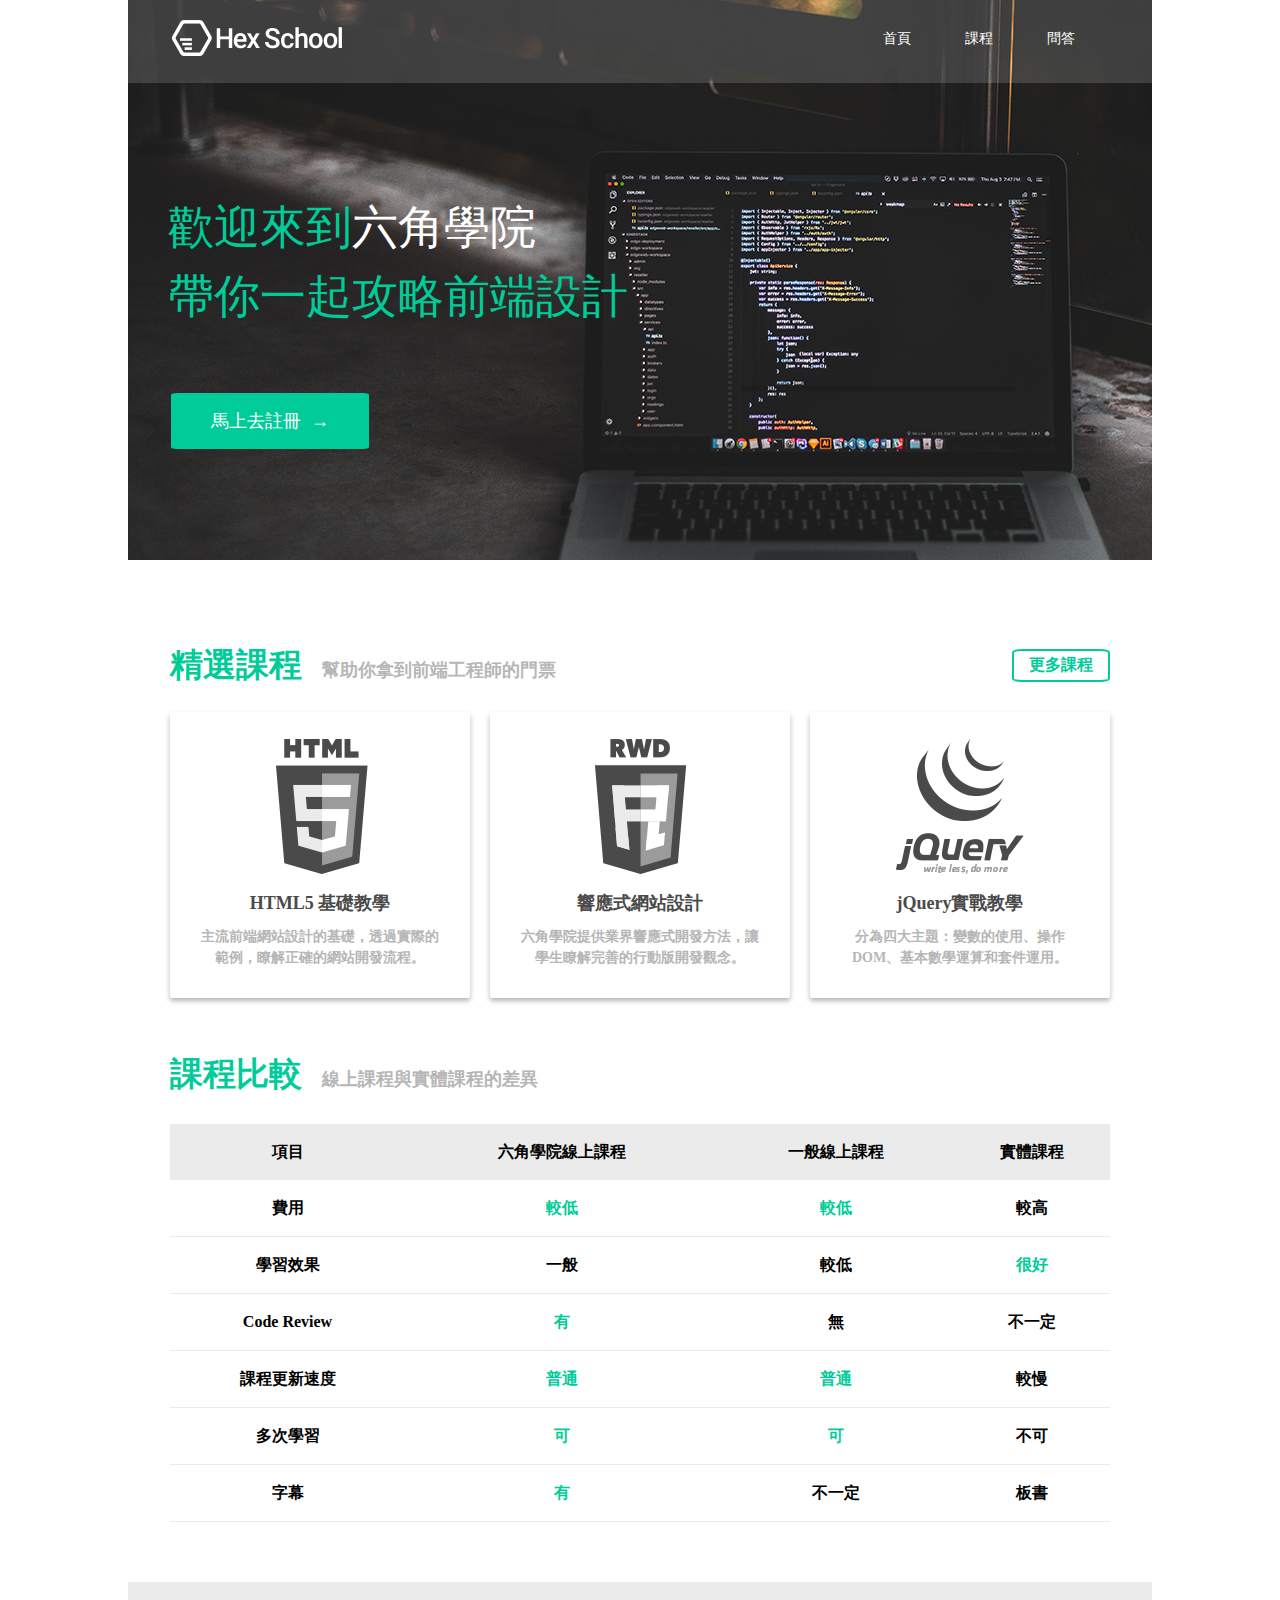
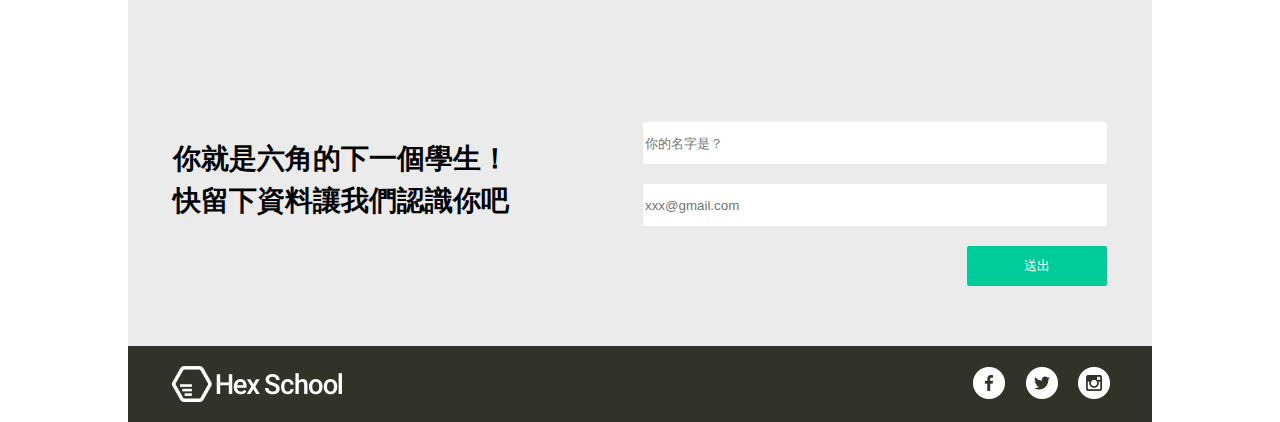
<file: index.html>
<!DOCTYPE html>
<html lang="en">
<head>
    <meta charset="UTF-8">
    <meta name="viewport" content="width=device-width, initial-scale=1.0">
    <meta name='description' content='HTMLCSS_多頁網站設計作業' />
    <meta name="keywords" content="HTML,CSS,前端,網頁設計,多頁網站,六角學院">
    <meta name="author" content="MENG-HSUAN WU">

    <meta property="og:title" content="HTMLCSS_多頁網站設計作業" />
    <meta property="og:description" content="HTMLCSS_多頁網站設計作業_六角學院作業">
    <meta property="og:type" content="website" />
    <meta property="og:url" content="FB上的網址" />
    <meta property="og:image" content="FB的圖片" />

    <link href="img/small_logo.png" rel="shortcut icon" />

    <meta http-equiv="X-UA-Compatible" content="IE=Edge" />

    <title>首頁</title>
    <link rel="stylesheet" href="style.css">
</head>
<body>
    <div class="wrap">
        <div class="banner">
        <div class="header">
            <h1><a href="#">Hex school</a></h1>
            <ul>
                <li><a href="index.html">首頁</a></li>
                <li><a href="course.html">課程</a></li>
                <li><a href="QA.html">問答</a></li>
            </ul>
        </div>
            <h2>歡迎來到<span>六角學院</span>
                <br>
                帶你一起攻略前端設計
            </h2>
            <form action="#">
                <input type="submit" value="馬上去註冊  →">
            </form>
        </div>
        <div class="content_1">
            <div class="featured">
                <h3>精選課程<span>幫助你拿到前端工程師的門票</span></h3>
                <form action="#">
                    <input type="submit" value="更多課程">
                </form>
            </div>
            <ul>
                <li>
                    <img src="img/HTML5_pic_05.png" alt="HTML5">
                    <h4>HTML5 基礎教學</h4>
                    <p>主流前端網站設計的基礎，透過實際的範例，瞭解正確的網站開發流程。</p>
                </li>
                <li>
                    <img src="img/RWD_pic_07.png" alt="RWD">
                    <h4>響應式網站設計</h4>
                    <p>六角學院提供業界響應式開發方法，讓學生瞭解完善的行動版開發觀念。</p>
                </li>
                <li>
                    <img src="img/jQuery_pic.png" alt="jQuery">
                    <h4>jQuery實戰教學</h4>
                    <p>分為四大主題：變數的使用、操作DOM、基本數學運算和套件運用。</p>
                </li>
            </ul>
        </div>
        <div class="content_2">
            <h3>課程比較<span>線上課程與實體課程的差異</span></h3>
            <table>
                <tr>
                    <th>項目</th>
                    <th>六角學院線上課程</th>
                    <th>一般線上課程</th>
                    <th>實體課程</th>
                </tr>
                <tr>
                    <td>費用</td>
                    <td><span>較低</span></td>
                    <td><span>較低</span></td>
                    <td>較高</td>
                </tr>
                <tr>
                    <td>學習效果</td>
                    <td>一般</td>
                    <td>較低</td>
                    <td><span>很好</span></td>
                </tr>
                <tr>
                    <td>Code Review</td>
                    <td><span>有</span></td>
                    <td>無</td>
                    <td>不一定</td>
                </tr>
                <tr>
                    <td>課程更新速度</td>
                    <td><span>普通</span></td>
                    <td><span>普通</span></td>
                    <td>較慢</td>
                </tr>
                <tr>
                    <td>多次學習</td>
                    <td><span>可</span></td>
                    <td><span>可</span></td>
                    <td>不可</td>
                </tr>
                <tr>
                    <td>字幕</td>
                    <td><span>有</span></td>
                    <td>不一定</td>
                    <td>板書</td>
                </tr>
            </table>
        </div>
        <div class="content_3">
            <p>你就是六角的下一個學生！
                <br>
                快留下資料讓我們認識你吧
            </p>
            <form action="#">
                <input id="text" type="text" name="name" placeholder="你的名字是？">
                <input id="text" type="text" name="email" placeholder="xxx@gmail.com">
                <input id="submit" type="submit" value="送出">
            </form>
        </div>
        <div class="footer">
            <h1><a href="#">Hex school</a></h1>
            <ul>
                <li><a href="#"><img src="img/FB.png" alt="FB"></a></li>
                <li><a href="#"><img src="img/TW.png" alt="Twitter"></a></li>
                <li><a href="#"><img src="img/IG_11.png" alt="IG"></a></li>
            </ul>
        </div>
    </div>
</body>
</html>
</file>
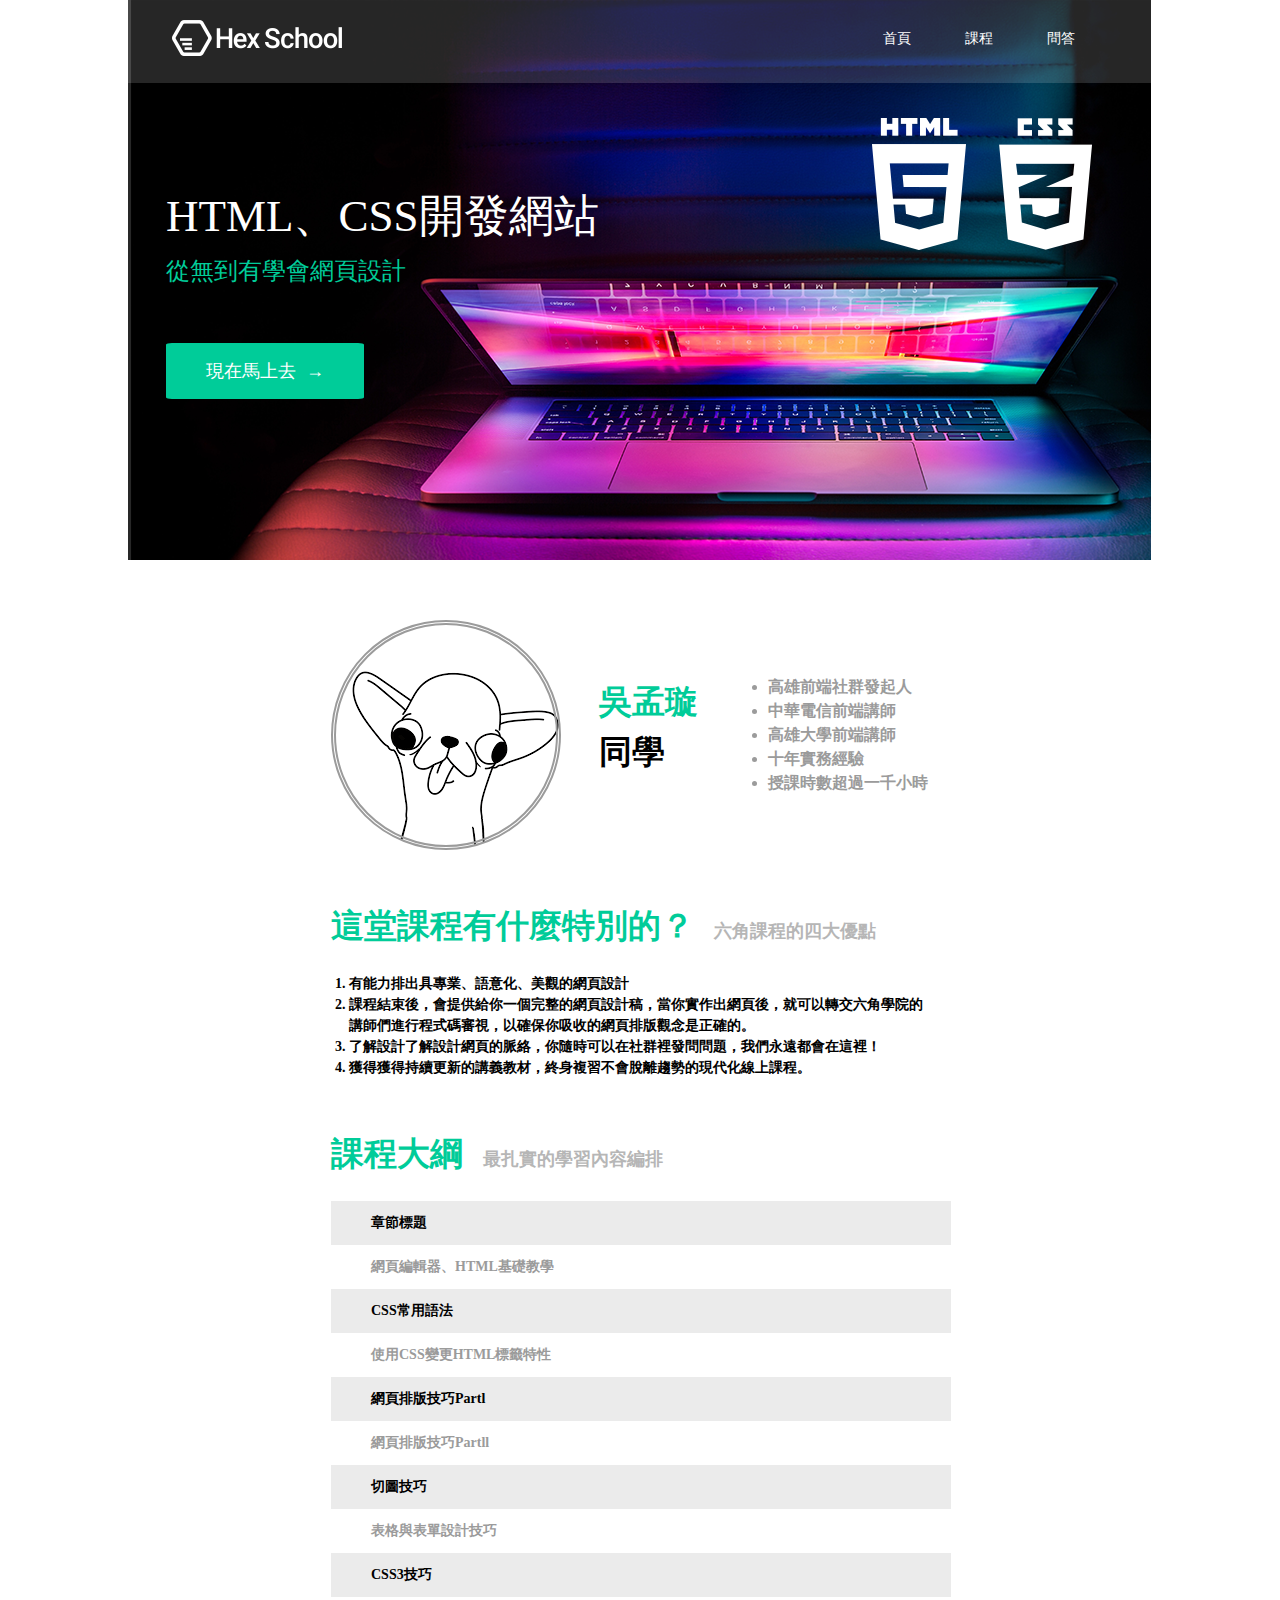
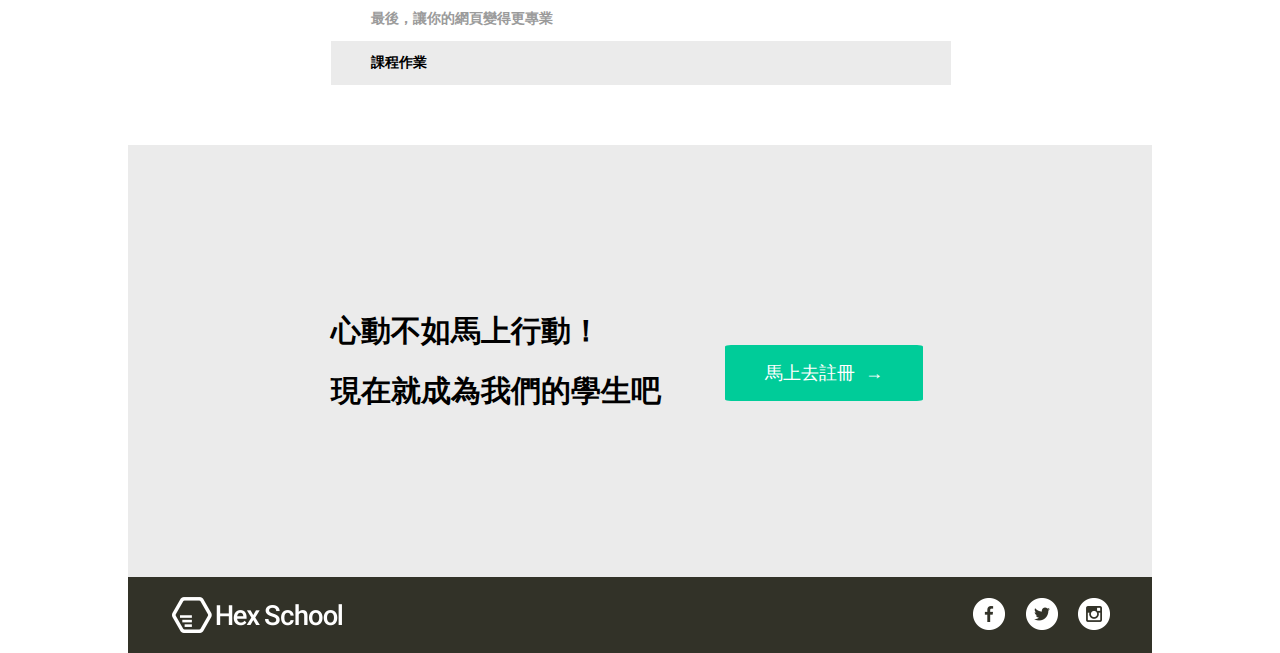
<file: course.html>
<!DOCTYPE html>
<html lang="en">
<head>
    <meta charset="UTF-8">
    <meta name="viewport" content="width=device-width, initial-scale=1.0">
    <meta name='description' content='HTMLCSS_多頁網站設計作業' />
    <meta name="keywords" content="HTML,CSS,前端,網頁設計,多頁網站,六角學院">
    <meta name="author" content="MENG-HSUAN WU">

    <meta property="og:title" content="HTMLCSS_多頁網站設計作業" />
    <meta property="og:description" content="HTMLCSS_多頁網站設計作業_六角學院作業">
    <meta property="og:type" content="website" />
    <meta property="og:url" content="FB上的網址" />
    <meta property="og:image" content="FB的圖片" />

    <link href="img/small_logo.png" rel="shortcut icon" />

    <meta http-equiv="X-UA-Compatible" content="IE=Edge" />

    <title>課程</title>
    <link rel="stylesheet" href="style.css">
</head>
<body>
    <div class="wrap">
        <div class="banner_2">
        <div class="header">
            <h1><a href="#">Hex school</a></h1>
            <ul>
                <li><a href="index.html">首頁</a></li>
                <li><a href="course.html">課程</a></li>
                <li><a href="QA.html">問答</a></li>
            </ul>
        </div>
        <h5>HTML、CSS開發網站</h5>
        <p>從無到有學會網頁設計</p>
        <form action="#">
            <input type="submit" value="現在馬上去  →">
        </form>
        </div>
        <div class="content_4">
            <div class="circle"></div>
            <h3>吳孟璇
                <br>
                <span>同學</span>
            </h3>
            <ul>
                <li>高雄前端社群發起人</li>
                <li>中華電信前端講師</li>
                <li>高雄大學前端講師</li>
                <li>十年實務經驗</li>
                <li>授課時數超過一千小時</li>
            </ul>
        </div>
        <div class="content_5">
            <h3>這堂課程有什麼特別的？<span>六角課程的四大優點</span></h3>
            <ol>
                <li>有能力排出具專業、語意化、美觀的網頁設計</li>
                <li>課程結束後，會提供給你一個完整的網頁設計稿，當你實作出網頁後，就可以轉交六角學院的講師們進行程式碼審視，以確保你吸收的網頁排版觀念是正確的。</li>
                <li>了解設計了解設計網頁的脈絡，你隨時可以在社群裡發問問題，我們永遠都會在這裡！</li>
                <li>獲得獲得持續更新的講義教材，終身複習不會脫離趨勢的現代化線上課程。</li>
            </ol>
        </div>
        <div class="content_6">
            <h3>課程大綱<span>最扎實的學習內容編排</span></h3>
            <table>
                <tr class="t1"><td>章節標題</td></tr>
                <tr><td>網頁編輯器、HTML基礎教學</td></tr>
                <tr class="t1"><td>CSS常用語法</td></tr>
                <tr><td>使用CSS變更HTML標籤特性</td></tr>
                <tr class="t1"><td>網頁排版技巧Partl</td></tr>
                <tr><td>網頁排版技巧Partll</td></tr>
                <tr class="t1"><td>切圖技巧</td></tr>
                <tr><td>表格與表單設計技巧</td></tr>
                <tr class="t1"><td>CSS3技巧</td></tr>
                <tr><td>最後，讓你的網頁變得更專業</td></tr>
                <tr class="t1"><td>課程作業</td></tr>
            </table>
        </div>
        <div class="content_7">
            <p>心動不如馬上行動！<br>現在就成為我們的學生吧</p>
            <form action="#">
                <input type="submit" value="馬上去註冊  →">
            </form>
        </div>
        <div class="footer">
            <h1><a href="#">Hex school</a></h1>
            <ul>
                <li><a href="#"><img src="img/FB.png" alt="FB"></a></li>
                <li><a href="#"><img src="img/TW.png" alt="Twitter"></a></li>
                <li><a href="#"><img src="img/IG_11.png" alt="IG"></a></li>
            </ul>
        </div>
    </div>
</body>
</html>
</file>
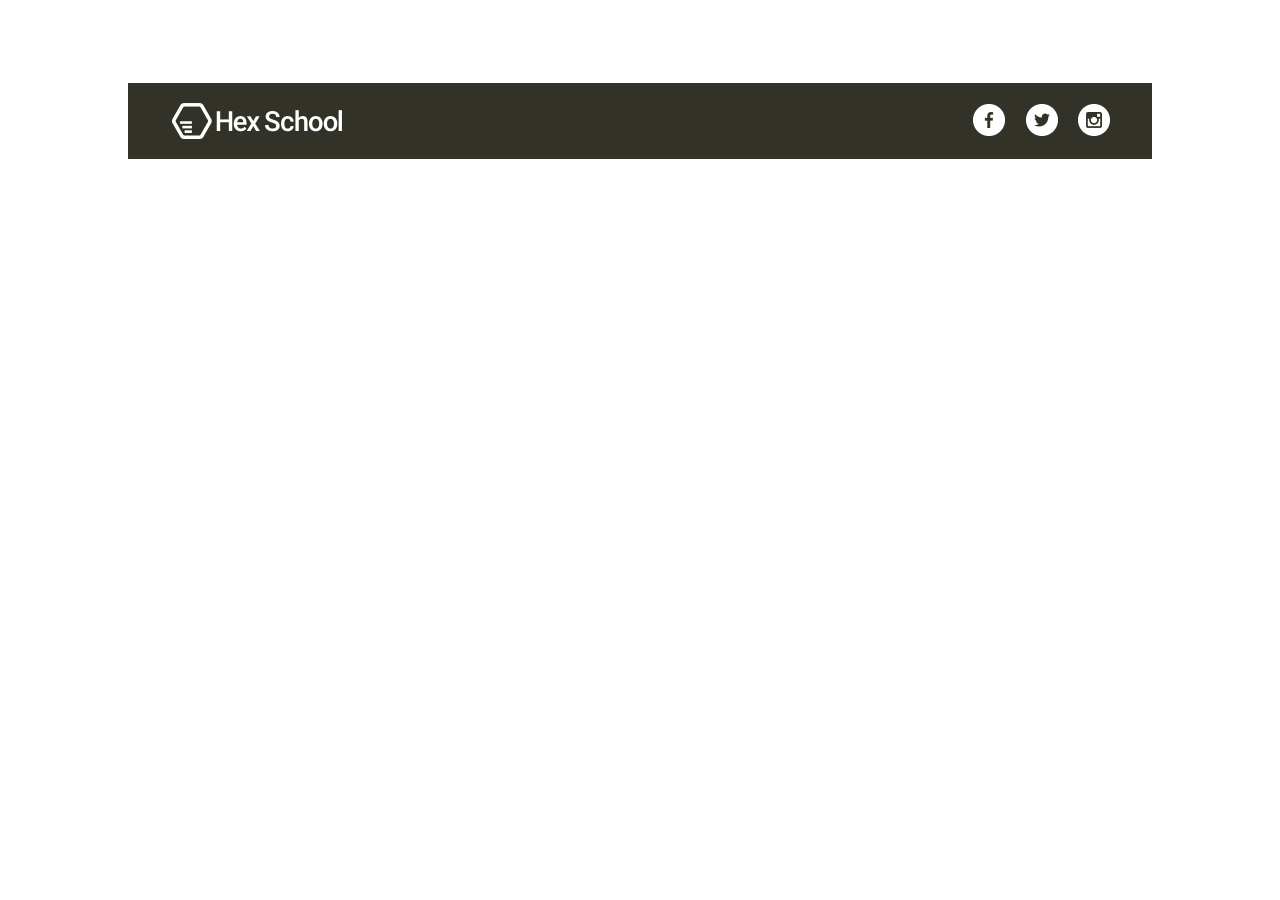
<file: layout.html>
<!DOCTYPE html>
<html lang="en">
<head>
    <meta charset="UTF-8">
    <meta name="viewport" content="width=device-width, initial-scale=1.0">
    <meta name='description' content='HTMLCSS_多頁網站設計作業' />
    <meta name="keywords" content="HTML,CSS,前端,網頁設計,多頁網站,六角學院">
    <meta name="author" content="MENG-HSUAN WU">

    <meta property="og:title" content="HTMLCSS_多頁網站設計作業" />
    <meta property="og:description" content="HTMLCSS_多頁網站設計作業_六角學院作業">
    <meta property="og:type" content="website" />
    <meta property="og:url" content="FB上的網址" />
    <meta property="og:image" content="FB的圖片" />

    <link href="img/small_logo.png" rel="shortcut icon" />

    <meta http-equiv="X-UA-Compatible" content="IE=Edge" />

    <title>HTMLCSS_多頁網站</title>
    <link rel="stylesheet" href="style.css">
</head>
<body>
    <div class="wrap">
        <div class="header">
            <h1><a href="#">Hex school</a></h1>
            <ul>
                <li><a href="index.html">首頁</a></li>
                <li><a href="course.html">課程</a></li>
                <li><a href="QA.html">問答</a></li>
            </ul>
        </div>
        <div class="footer">
            <h1><a href="#">Hex school</a></h1>
            <ul>
                <li><a href="#"><img src="img/FB.png" alt="FB"></a></li>
                <li><a href="#"><img src="img/TW.png" alt="Twitter"></a></li>
                <li><a href="#"><img src="img/IG_11.png" alt="IG"></a></li>
            </ul>
        </div>
    </div>
</body>
</html>
</file>
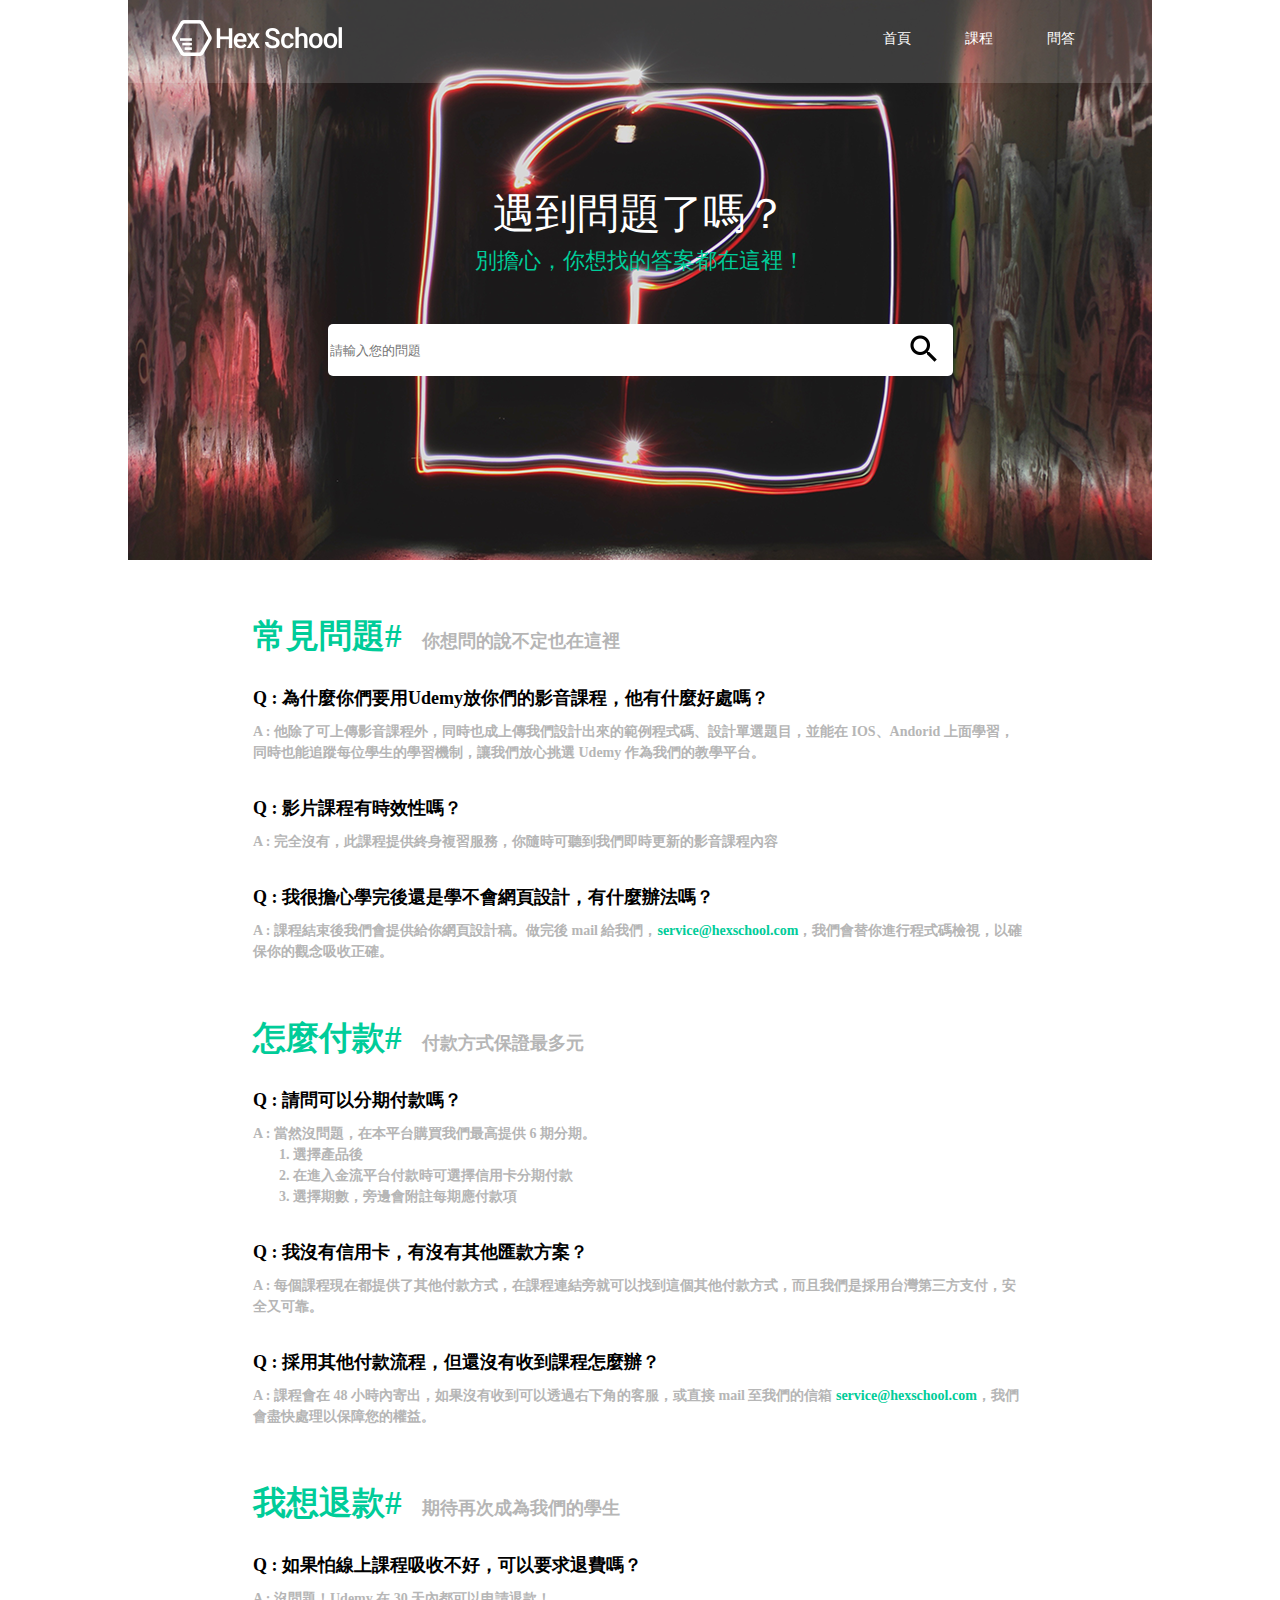
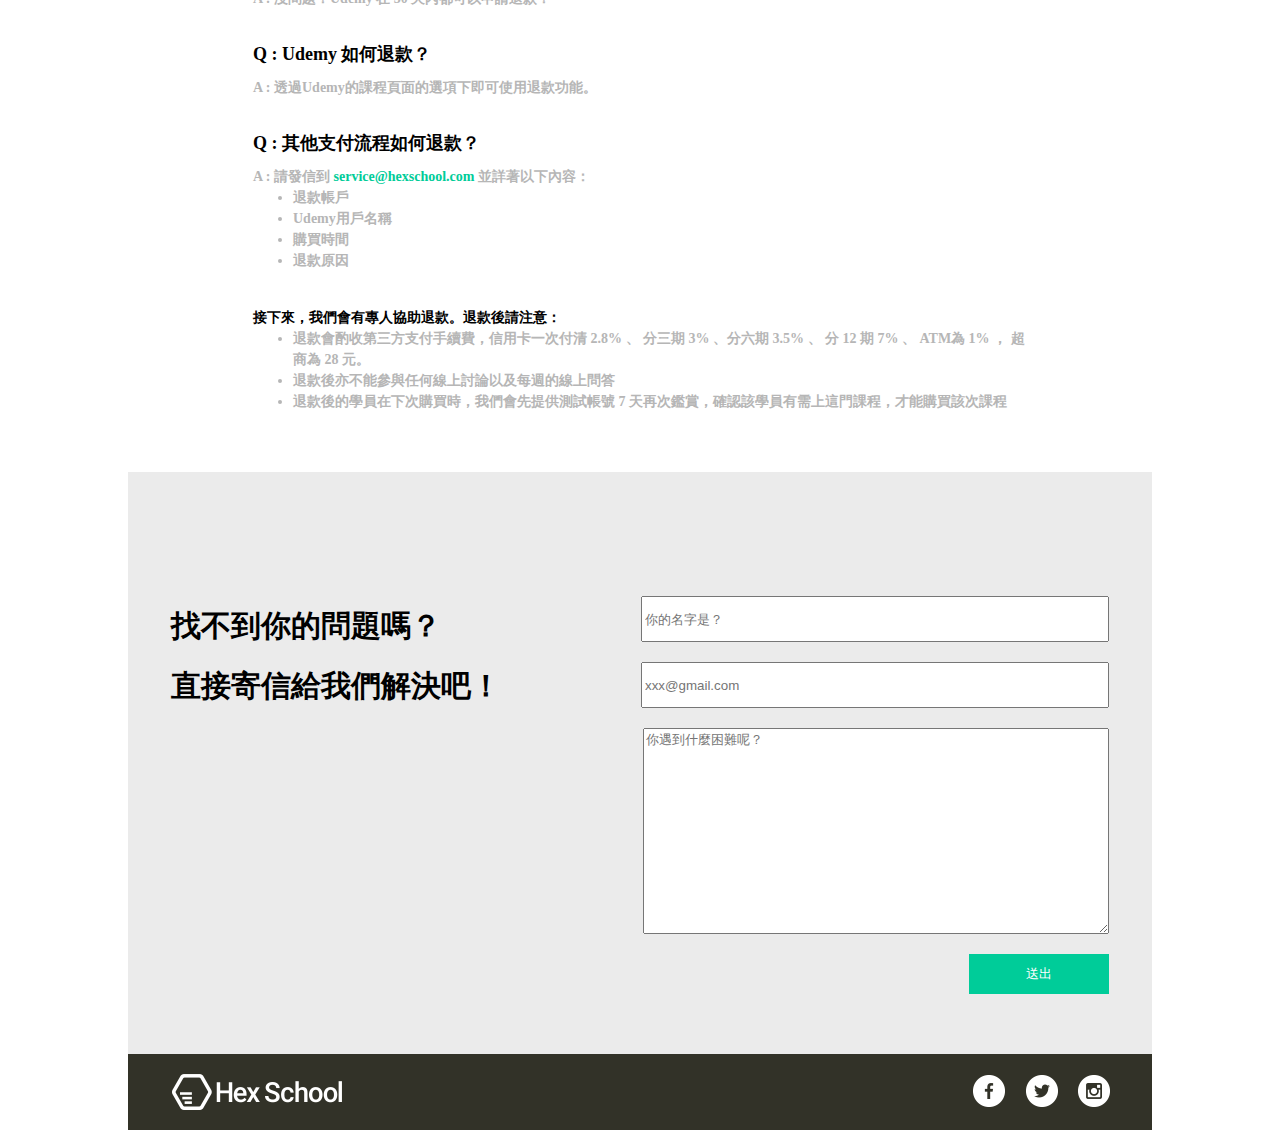
<file: QA.html>
<!DOCTYPE html>
<html lang="en">
<head>
    <meta charset="UTF-8">
    <meta name="viewport" content="width=device-width, initial-scale=1.0">
    <meta name='description' content='HTMLCSS_多頁網站設計作業' />
    <meta name="keywords" content="HTML,CSS,前端,網頁設計,多頁網站,六角學院">
    <meta name="author" content="MENG-HSUAN WU">

    <meta property="og:title" content="HTMLCSS_多頁網站設計作業" />
    <meta property="og:description" content="HTMLCSS_多頁網站設計作業_六角學院作業">
    <meta property="og:type" content="website" />
    <meta property="og:url" content="FB上的網址" />
    <meta property="og:image" content="FB的圖片" />

    <link href="img/small_logo.png" rel="shortcut icon" />

    <meta http-equiv="X-UA-Compatible" content="IE=Edge" />

    <title>Q&A</title>
    <link rel="stylesheet" href="style.css">
</head>
<body>
    <div class="wrap">
        <div class="banner_3">
        <div class="header">
            <h1><a href="#">Hex school</a></h1>
            <ul>
                <li><a href="index.html">首頁</a></li>
                <li><a href="course.html">課程</a></li>
                <li><a href="QA.html">問答</a></li>
            </ul>
        </div>
            <h6>遇到問題了嗎？</h6>
            <P>別擔心，你想找的答案都在這裡！</P>
            <form class="searchbox" action="#">
                <input type="search" placeholder="請輸入您的問題">
                <button type="submit"><img src="img/search_logo.png"></button>
            </form>
        </div>
        <div class="content_8">
            <h3>常見問題#<span>你想問的說不定也在這裡</span></h3>
            <ul>
                <li class="q">Q : 為什麼你們要用Udemy放你們的影音課程，他有什麼好處嗎？</li>
                <li class="a">A : 他除了可上傳影音課程外，同時也成上傳我們設計出來的範例程式碼、設計單選題目，並能在 IOS、Andorid 上面學習，同時也能追蹤每位學生的學習機制，讓我們放心挑選 Udemy 作為我們的教學平台。</li>
                <li class="q">Q : 影片課程有時效性嗎？</li>
                <li class="a">A : 完全沒有，此課程提供終身複習服務，你隨時可聽到我們即時更新的影音課程內容</li>
                <li class="q">Q : 我很擔心學完後還是學不會網頁設計，有什麼辦法嗎？</li>
                <li class="a">A : 課程結束後我們會提供給你網頁設計稿。做完後 mail 給我們，<a href="#">service@hexschool.com</a>，我們會替你進行程式碼檢視，以確保你的觀念吸收正確。</li>
            </ul>
            <h3>怎麼付款#<span>付款方式保證最多元</span></h3>
            <ul>
                <li class="q">Q : 請問可以分期付款嗎？</li>
                <li class="a">A : 當然沒問題，在本平台購買我們最高提供 6 期分期。</li>
                <ol>
                    <li>選擇產品後</li>
                    <li>在進入金流平台付款時可選擇信用卡分期付款</li>
                    <li>選擇期數，旁邊會附註每期應付款項</li>
                </ol>
                <li class="q">Q : 我沒有信用卡，有沒有其他匯款方案？</li>
                <li class="a">A : 每個課程現在都提供了其他付款方式，在課程連結旁就可以找到這個其他付款方式，而且我們是採用台灣第三方支付，安全又可靠。</li>
                <li class="q">Q : 採用其他付款流程，但還沒有收到課程怎麼辦？</li>
                <li class="a">A : 課程會在 48 小時內寄出，如果沒有收到可以透過右下角的客服，或直接 mail 至我們的信箱 <a href="#">service@hexschool.com</a>，我們會盡快處理以保障您的權益。</li>
            </ul>
            <h3>我想退款#<span>期待再次成為我們的學生</span></h3>
            <ul>
                <li class="q">Q : 如果怕線上課程吸收不好，可以要求退費嗎？</li>
                <li class="a">A : 沒問題！Udemy 在 30 天內都可以申請退款！</li>
                <li class="q">Q : Udemy 如何退款？</li>
                <li class="a">A : 透過Udemy的課程頁面的選項下即可使用退款功能。</li>
                <li class="q">Q : 其他支付流程如何退款？</li>
                <li class="a">A : 請發信到 <a href="#">service@hexschool.com</a> 並詳著以下內容：</li>
                <ul>
                    <li>退款帳戶</li>
                    <li>Udemy用戶名稱</li>
                    <li>購買時間</li>
                    <li>退款原因</li>
                </ul>
                <p>接下來，我們會有專人協助退款。退款後請注意：</p>
                <ul>
                    <li>退款會酌收第三方支付手續費，信用卡一次付清 2.8% 、 分三期 3% 、分六期 3.5% 、 分 12 期 7% 、 ATM為 1% ， 超商為 28 元。</li>
                    <li>退款後亦不能參與任何線上討論以及每週的線上問答</li>
                    <li>退款後的學員在下次購買時，我們會先提供測試帳號 7 天再次鑑賞，確認該學員有需上這門課程，才能購買該次課程</li>
                </ul>
            </ul>
        </div>
        <div class="content_9">
            <p>找不到你的問題嗎？<br>直接寄信給我們解決吧！</p>
            <form action="#">
                <input id="text" type="text" name="name" placeholder="你的名字是？">
                    <input id="text" type="text" name="email" placeholder="xxx@gmail.com">
                    <textarea name="question" placeholder="你遇到什麼困難呢？"></textarea>
                    <input id="submit" type="submit" value="送出">
            </form>
        </div>
        <div class="footer">
            <h1><a href="#">Hex school</a></h1>
            <ul>
                <li><a href="#"><img src="img/FB.png" alt="FB"></a></li>
                <li><a href="#"><img src="img/TW.png" alt="Twitter"></a></li>
                <li><a href="#"><img src="img/IG_11.png" alt="IG"></a></li>
            </ul>
        </div>
    </div>
</body>
</html>
</file>
<file: style.css>
html, body, div, span, applet, object, iframe,
h1, h2, h3, h4, h5, h6, p, blockquote, pre,
a, abbr, acronym, address, big, cite, code,
del, dfn, em, img, ins, kbd, q, s, samp,
small, strike, strong, sub, sup, tt, var,
b, u, i, center,
dl, dt, dd, ol, ul, li,
fieldset, form, label, legend,
table, caption, tbody, tfoot, thead, tr, th, td,
article, aside, canvas, details, embed, 
figure, figcaption, footer, header, hgroup, 
menu, nav, output, ruby, section, summary,
time, mark, audio, video {
	margin: 0;
	padding: 0;
	border: 0;
	font-size: 100%;
	font: inherit;
	vertical-align: baseline;
}
/* HTML5 display-role reset for older browsers */
article, aside, details, figcaption, figure, 
footer, header, hgroup, menu, nav, section {
	display: block;
}
body {
	line-height: 1;
}
ol, ul {
	list-style: none;
}
blockquote, q {
	quotes: none;
}
blockquote:before, blockquote:after,
q:before, q:after {
	content: '';
	content: none;
}
table {
	border-collapse: collapse;
	border-spacing: 0;
}

.wrap{
    width: 1024px;
    margin: 0 auto;
    font-family: "微軟正黑體";
}
/*--layout--*/
/*header*/
.header{
    display: flex;
    justify-content: space-between;
    background: rgba(255, 255, 255, 0.15);
    padding-bottom: 7px;
}
h1 a{
    width: 179px;
    height: 36px;
    background: url(img/logo.png) no-repeat;
    text-indent: 101%;
    overflow: hidden;
    white-space: nowrap;
    display: block;
    margin: 20px 42px;
}
.header ul{
    display: flex;
    align-items: center;
    margin-right: 40px;
}
.header ul li{
    margin-right: 20px;
}
.header ul li a{
    color: white;
    font-size: 14px;
    text-decoration: none;
    padding: 30px 17px;
}
.header ul li a:hover{
    color: #00cc99;
    border-bottom: 7px solid #00cc99;
}
/*footer*/
.footer{
    display: flex;
    justify-content: space-between;
    background: #323228;
}
.footer ul{
    display: flex;
    align-items: center;
    margin-right: 32px;
}
.footer ul li a{
    margin: 50px 10px;
}
/*--layout--*/
/*--index--*/
/*banner*/
.banner{
    background: url(img/banner_index.png) no-repeat;
    padding-bottom: 140px;
    margin-bottom: 60px;
}
h2{
    color: #00cc99;
    font-size: 46px;
    line-height: 1.5;
    margin: 110px 0px 62px 40px;
}
.banner h2 span{
    color: white;
}
.banner form input{
    color: white;
    font-size: 18px;
    background: #00cc99;
    padding: 16px 40px;
    margin-left: 43px;
    border: none;
    border-radius: 3%;
}
.banner form input:hover{
    background: #323228;
}
/*content_1*/
h3{
    color: #00cc99;
    font-size: 33px;
    font-weight: bold;
}
.content_1 h3 span,.content_2 h3 span{
    color: #b6b6b6;
    font-size: 18px;
    margin-left: 20px;
}
.featured{
    display: flex;
    justify-content: space-between;
    margin: 0px 42px 30px 42px;
}
.featured form input{
    color: #00cc99;
    font-size: 16px;
    font-weight: bold;
    border: 2px solid #00cc99;
    background: white;
    padding: 4px 15px;
    border-radius: 10%;
}
.featured form input:hover{
    color: gray;
    border: 2px solid gray;
}
.content_1 ul{
    display: flex;
    justify-content: center;
    margin-bottom: 60px;
}
.content_1 ul li{
    width: 300px;
    margin: 0px 10px;
    text-align: center;
    padding-top: 27px;
    border-radius: 2px;
    box-shadow: 0px 3px 5px #b6b6b6;
}
h4{
    color: #4a4a4a;
    font-size: 18px;
    font-weight: bold;
    margin-top: 17px;
    margin-bottom: 14px;
}
.content_1 ul li p{
    color: #b6b6b6;
    font-size: 14px;
    font-weight: bold;
    line-height: 1.5;
    margin: 0px 25px 30px 25px;
}
/*content_2*/
.content_2{
    margin: 0px 42px 60px 42px;
}
.content_2 table{
    width: 940px;
    margin-top: 33px;
}
.content_2 table tr{
    font-size: 16px;
    font-weight: bold;
    text-align: center;
}
.content_2 table tr th{
    background: #ebebeb;
    padding: 20px 0px;
}
.content_2 table tr td{
    border-bottom: 1px solid #ebebeb;
    padding: 20px 0px;
}
.content_2 table tr td span{
    color: #00cc99;
}
/*content_3*/
.content_3{
    display: flex;
    justify-content: space-between;
    background: #ebebeb;
    padding: 140px 45px 60px 45px;
}
.content_3 p{
    font-size: 28px;
    font-weight: bold;
    line-height: 1.5;
    margin-top: 16px;
}
.content_3 form{
    display: flex;
    flex-direction: column;
    align-items: end;
}
.content_3 form input{
    border: none;
    border-radius: 2px;
}
#text{
    width: 460px;
    height: 40px;
    margin-bottom: 20px;
    
}
#text:focus{
    background: #e1fcf4;
}
#submit{
    width: 140px;
    height: 40px;
    color: white;
    background: #00cc99;
    border: none;
}
#submit:hover{
    background: #323228;
}
/*--index--*/
/*--course--*/
/*banner_2*/
.banner_2{
    background: url(img/banner_course.png) no-repeat;
    padding-bottom: 161px;
    margin-bottom: 60px;
}
h5{
    color: white;
    font-size: 45px;
    margin-top: 111px;
    margin-left: 38px;
}
.banner_2 p{
    color: #00cc99;
    font-size: 24px;
    margin-top: 20px;
    margin-left: 38px;
}
.banner_2 form input{
    color: white;
    font-size: 18px;
    background: #00cc99;
    padding: 16px 40px;
    margin-top: 60px;
    margin-left: 38px;
    border: none;
    border-radius: 3%;
}
.banner_2 form input:hover{
    background: #323228;
}
/*content_4*/
.content_4{
    display: flex;
    align-items: center;
    margin: 0px 223px 60px 203px;
}
.circle{
    width:220px;
    height:220px;
    background: url(img/變種吉娃娃.png) no-repeat;
    border-radius: 50%;
    border: 5px double #9b9b9b;
    overflow: hidden; 
    margin-right: 38px; 
}
.content_4 span{
    color: black;
    font-size: 33px;
    font-weight: bold;
    line-height: 2;
}
.content_4 ul{
    margin-left: 70px;
}
.content_4 ul li{
    color: #9b9b9b;
    font-size: 16px;
    font-weight: bold;
    line-height: 1.5;
    list-style-type: disc;
}
/*content_5*/
.content_5{
    margin: 0px 223px 60px 203px;
}
.content_5 span{
    color: #b6b6b6;
    font-size: 18px;
    margin-left: 20px;
}
.content_5 ol{
    margin-top: 30px;
    padding-left: 18px;
}
.content_5 ol li{
    font-size: 14px;
    font-weight: bold;
    line-height: 1.5;
    list-style-type: decimal;
}
/*content_6*/
.content_6{
    margin: 0px 203px 60px 203px;
}
.content_6 h3 span{
    color: #b6b6b6;
    font-size: 18px;
    margin-left: 20px;
}
.content_6 table{
    width: 620px;
    font-size: 14px;
    font-weight: bold;
    margin-top: 30px;
}
.content_6 table tr td{
    color: #9b9b9b;
    padding: 15px 40px;
}
.content_6 table .t1 td{
    color: black;
}
.content_6 table .t1{
    background: #ebebeb;
}
/*content_7*/
.content_7{
    padding: 156px 203px;
    background: #ebebeb;
    display: flex;
}
.content_7 p{
    font-size: 30px;
    font-weight: bold;
    line-height: 2;
}
.content_7 form input{
    color: white;
    font-size: 18px;
    background: #00cc99;
    border: none;
    border-radius: 3%;
    padding: 16px 40px;
    margin-left: 64px;
    margin-top: 44px;
}
.content_7 form input:hover{
    background: #323228;
}
/*--course--*/
/*--QA--*/
/*banner_3*/
.banner_3{
    background: url(img/banner_qa.png) no-repeat;
    padding-bottom: 132px;
    text-align: center;
}
h6{
    color: white;
    font-size: 42px;
    margin-top: 110px;
}
.banner_3 p{
    color: #00cc99;
    font-size: 22px;
    margin-top: 15px;
}
.searchbox {
    display: flex;
    position: relative;
    width: 625px;
    height: 52px;
    margin: 52px auto;
    align-items: center;
}
.searchbox input{
    width: 625px;
    height: 52px;
    background-color: white;
    border-radius: 5px;
    border: none;
}
.searchbox input:focus{
    border: 2px solid #00cc99;
}
.searchbox button{
    position: absolute;
    right:10px;
    border: none;
    background-color: white;
    cursor: pointer;
}
/*content_8*/
.content_8{
    margin: 0px 125px;
}
.content_8 h3{
    margin-top: 60px;
}
.content_8 h3 span{
    color: #b6b6b6;
    font-size: 18px;
    margin-left: 20px;
}
.q{
    font-size: 18px;
    font-weight: bold;
    margin-top: 36px;
    margin-bottom: 14px;
}
.a{
    color: #b6b6b6;
    font-size: 14px;
    font-weight: bold;
    line-height: 1.5;
}
.a a{
    color: #00cc99;
    text-decoration: none;
}
.a a:hover{
    color: red;
}
.content_8 ul ol{
    padding-left: 40px;
}
.content_8 ul ol li{
    color: #b6b6b6;
    font-size: 14px;
    font-weight: bold;
    line-height: 1.5;
    list-style-type: decimal;
}
.content_8 ul ul{
    padding-left: 40px;
}
.content_8 ul ul li{
    color: #b6b6b6;
    font-size: 14px;
    font-weight: bold;
    line-height: 1.5;
    list-style-type: disc;
}
.content_8 ul p{
    font-size: 14px;
    font-weight: bold;
    margin-top: 36px;
    line-height: 1.5;
}
/*content_9*/
.content_9{
    display: flex;
    justify-content: space-between;
    background: #ebebeb;
    margin-top: 60px;
    padding: 124px 43px 60px 43px;
}
.content_9 p{
    font-size: 30px;
    font-weight: bold;
    line-height: 2;
}
.content_9 form{
    display: flex;
    flex-direction: column;
    align-items: end;
}
.content_9 form textarea{
    width: 460px;
    height: 200px;
    margin-bottom: 20px;
}
.content_9 form textarea:focus{
    background: #e1fcf4;
}
/*--QA--*/
</file>
